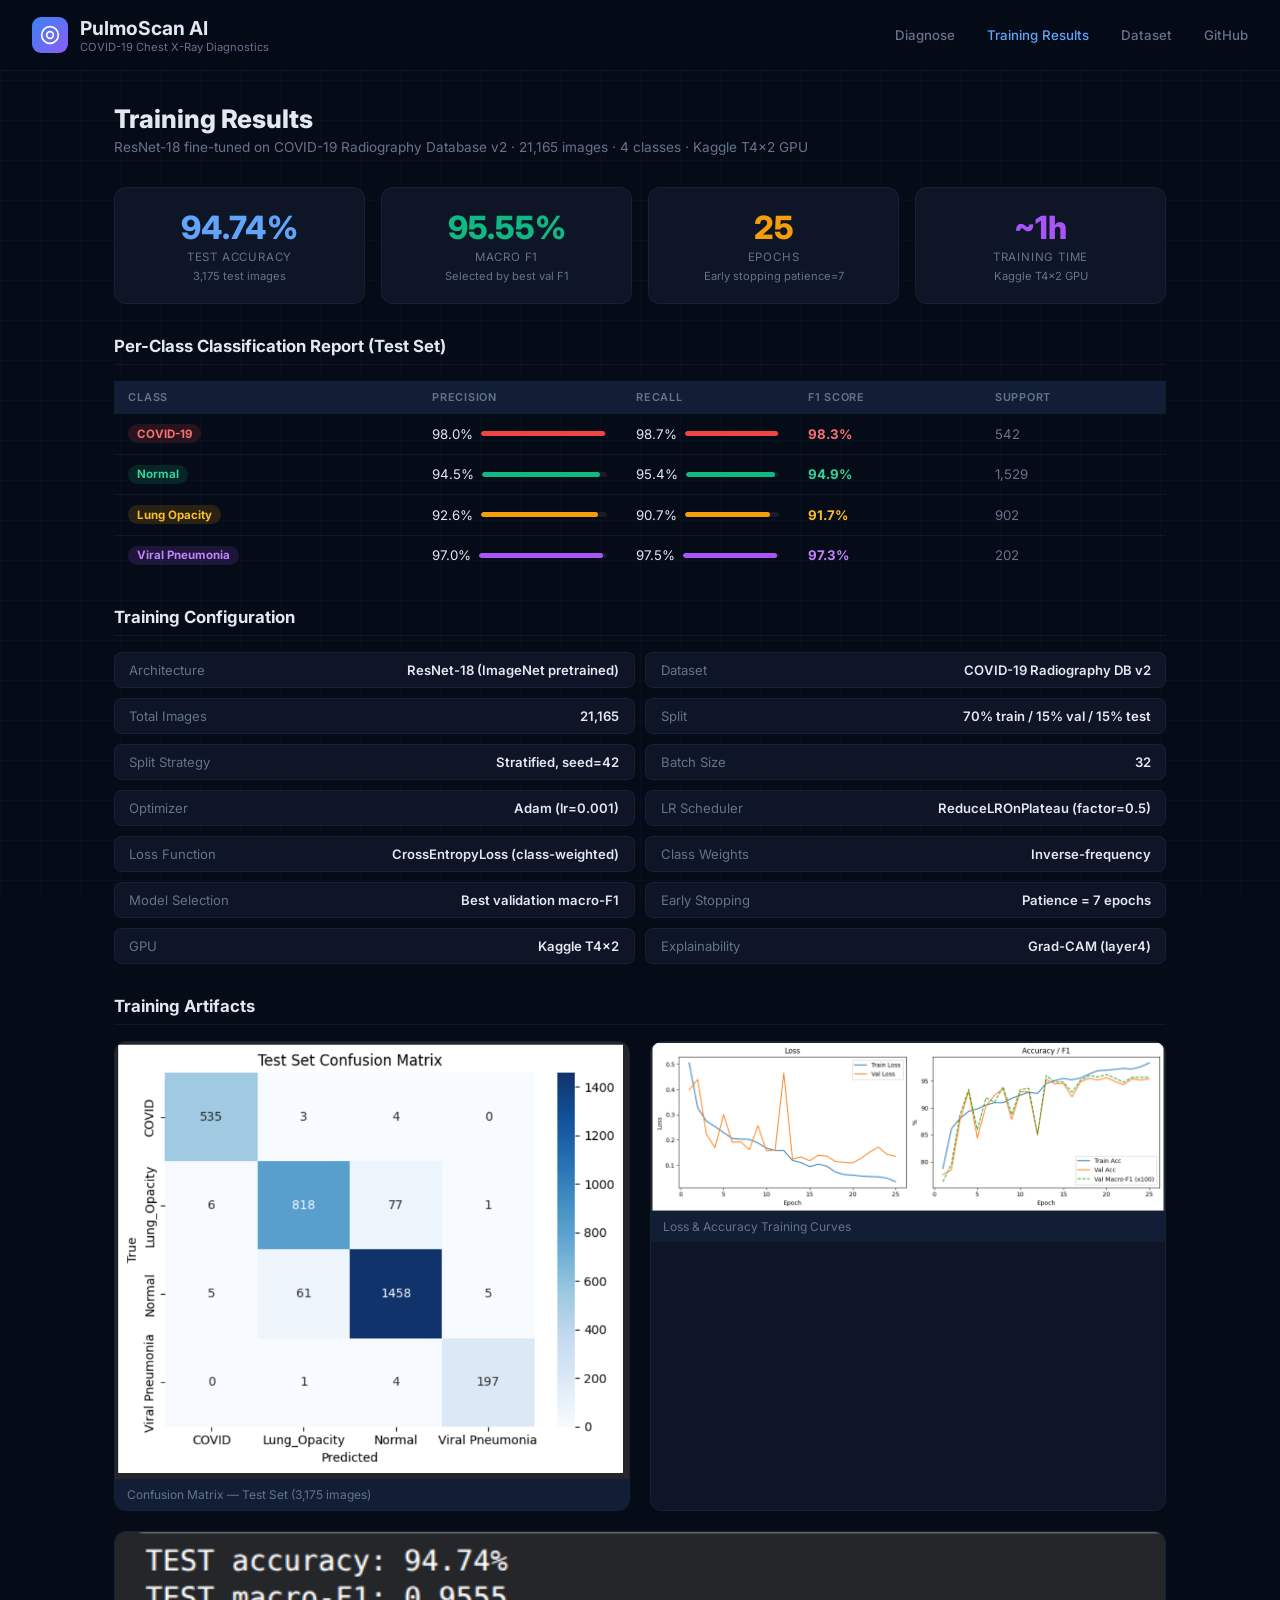
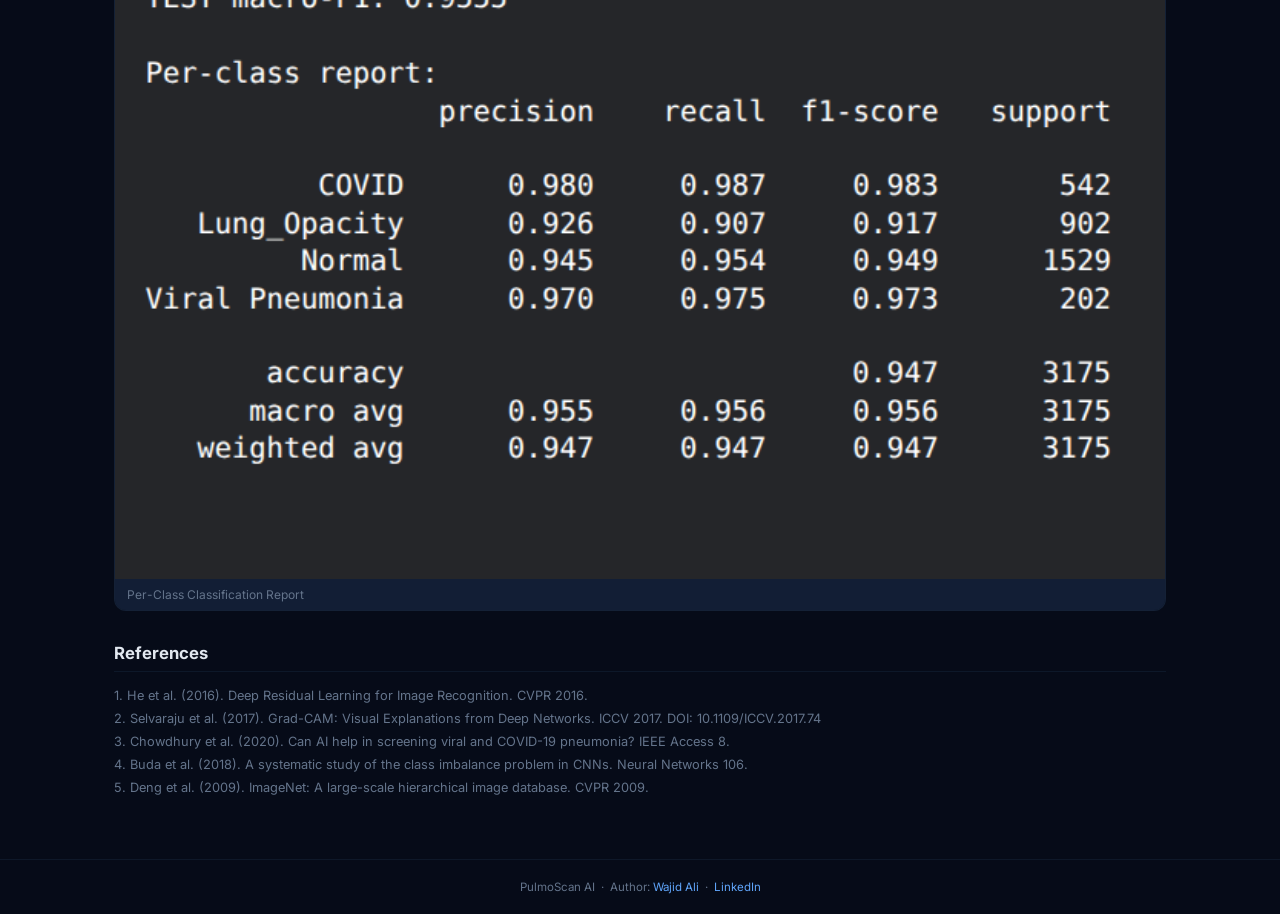
<file: frontend/training.html>
<!DOCTYPE html>
<html lang="en">
<head>
  <meta charset="UTF-8" />
  <meta name="viewport" content="width=device-width, initial-scale=1.0" />
  <title>Training Results — PulmoScan AI</title>
  <link rel="preconnect" href="https://fonts.googleapis.com" />
  <link href="https://fonts.googleapis.com/css2?family=Inter:wght@300;400;500;600;700&display=swap" rel="stylesheet" />
  <style>
    *, *::before, *::after { box-sizing: border-box; margin: 0; padding: 0; }
    :root {
      --bg: #060b18; --surface: #0d1526; --surface2: #121e35;
      --border2: rgba(99,179,237,.08); --accent: #3b82f6; --accent2: #60a5fa;
      --covid: #ef4444; --normal: #10b981; --opacity-c: #f59e0b; --viral: #a855f7;
      --text: #e2e8f0; --muted: #64748b; --radius: 12px;
    }
    body { font-family:'Inter',sans-serif; background:var(--bg); color:var(--text); min-height:100vh; }
    body::before {
      content:''; position:fixed; inset:0; z-index:0;
      background-image: linear-gradient(rgba(59,130,246,.04) 1px,transparent 1px), linear-gradient(90deg,rgba(59,130,246,.04) 1px,transparent 1px);
      background-size:40px 40px; pointer-events:none;
    }
    header {
      position:relative; z-index:10; padding:1rem 2rem;
      display:flex; align-items:center; justify-content:space-between;
      background:rgba(6,11,24,.9); backdrop-filter:blur(16px);
      border-bottom:1px solid var(--border2);
    }
    .logo { display:flex; align-items:center; gap:.75rem; }
    .logo-icon { width:36px; height:36px; border-radius:9px; background:linear-gradient(135deg,#3b82f6,#8b5cf6); display:flex; align-items:center; justify-content:center; }
    .logo-icon svg { width:20px; height:20px; }
    .logo h1 { font-size:1.2rem; font-weight:700; }
    .logo p { font-size:.7rem; color:var(--muted); }
    nav { display:flex; gap:2rem; }
    nav a { color:var(--muted); text-decoration:none; font-size:.83rem; font-weight:500; transition:color .2s; }
    nav a:hover { color:var(--text); }
    nav a.active { color:var(--accent2); }

    main { position:relative; z-index:5; max-width:1100px; margin:0 auto; padding:2rem 1.5rem; }
    .page-title { font-size:1.6rem; font-weight:800; margin-bottom:.3rem; }
    .page-sub { font-size:.85rem; color:var(--muted); margin-bottom:2rem; }

    /* ─ SUMMARY METRICS ─ */
    .metric-grid { display:grid; grid-template-columns:repeat(4,1fr); gap:1rem; margin-bottom:2rem; }
    .metric-card {
      background:var(--surface); border:1px solid var(--border2); border-radius:var(--radius);
      padding:1.25rem 1rem; text-align:center;
    }
    .metric-card .val { font-size:2rem; font-weight:800; }
    .metric-card .lbl { font-size:.72rem; color:var(--muted); text-transform:uppercase; letter-spacing:.07em; margin-top:.2rem; }
    .metric-card .sub { font-size:.7rem; color:var(--muted); margin-top:.3rem; }

    /* ─ PER-CLASS TABLE ─ */
    .section-title { font-size:1.05rem; font-weight:700; margin-bottom:1rem; padding-bottom:.5rem; border-bottom:1px solid var(--border2); }
    .table-wrap { overflow-x:auto; margin-bottom:2rem; }
    table { width:100%; border-collapse:collapse; font-size:.83rem; }
    th { padding:.6rem .9rem; text-align:left; font-size:.68rem; font-weight:600; text-transform:uppercase; letter-spacing:.07em; color:var(--muted); background:var(--surface2); }
    td { padding:.65rem .9rem; border-bottom:1px solid var(--border2); }
    tr:last-child td { border-bottom:none; }
    .pill { display:inline-block; padding:.15rem .55rem; border-radius:99px; font-size:.72rem; font-weight:700; }
    .bar-cell { display:flex; align-items:center; gap:.5rem; }
    .mini-bar { flex:1; height:5px; border-radius:99px; background:rgba(255,255,255,.07); overflow:hidden; }
    .mini-fill { height:100%; border-radius:99px; }

    /* ─ ARTIFACTS ─ */
    .artifacts-grid { display:grid; grid-template-columns:1fr 1fr; gap:1.25rem; margin-bottom:2rem; }
    .art-card { background:var(--surface); border:1px solid var(--border2); border-radius:var(--radius); overflow:hidden; cursor:pointer; transition:transform .2s, border-color .2s; }
    .art-card:hover { transform:translateY(-2px); border-color:var(--accent); }
    .art-card img { width:100%; display:block; }
    .art-card .art-cap { padding:.5rem .75rem; font-size:.75rem; color:var(--muted); background:var(--surface2); }
    .art-card-wide { grid-column:span 2; }

    /* ─ TRAINING PARAMS ─ */
    .params-grid { display:grid; grid-template-columns:1fr 1fr; gap:.65rem; margin-bottom:2rem; }
    .param-row { display:flex; justify-content:space-between; align-items:center; padding:.55rem .9rem; background:var(--surface); border:1px solid var(--border2); border-radius:8px; font-size:.82rem; }
    .param-row .key { color:var(--muted); }
    .param-row .v { font-weight:600; }

    footer { text-align:center; padding:1.25rem; font-size:.72rem; color:var(--muted); border-top:1px solid var(--border2); }
    footer a { color:var(--accent2); text-decoration:none; }

    @media(max-width:768px) {
      .metric-grid { grid-template-columns:1fr 1fr; }
      .artifacts-grid { grid-template-columns:1fr; }
      .art-card-wide { grid-column:span 1; }
      .params-grid { grid-template-columns:1fr; }
    }
  </style>
</head>
<body>

<header>
  <div class="logo">
    <div class="logo-icon">
      <svg viewBox="0 0 24 24" fill="none" stroke="white" stroke-width="2"><circle cx="12" cy="12" r="10"/><circle cx="12" cy="12" r="4"/></svg>
    </div>
    <div>
      <h1>PulmoScan AI</h1>
      <p>COVID-19 Chest X-Ray Diagnostics</p>
    </div>
  </div>
  <nav>
    <a href="/">Diagnose</a>
    <a href="/training.html" class="active">Training Results</a>
    <a href="https://www.kaggle.com/datasets/tawsifurrahman/covid19-radiography-database" target="_blank">Dataset</a>
    <a href="https://github.com/wajidcodes/Detecting-COVID-19-with-Chest-X-Ray-using-PyTorch" target="_blank">GitHub</a>
  </nav>
</header>

<main>
  <div class="page-title">Training Results</div>
  <div class="page-sub">ResNet-18 fine-tuned on COVID-19 Radiography Database v2 · 21,165 images · 4 classes · Kaggle T4x2 GPU</div>

  <!-- SUMMARY METRICS -->
  <div class="metric-grid">
    <div class="metric-card">
      <div class="val" style="color:var(--accent2);">94.74%</div>
      <div class="lbl">Test Accuracy</div>
      <div class="sub">3,175 test images</div>
    </div>
    <div class="metric-card">
      <div class="val" style="color:var(--normal);">95.55%</div>
      <div class="lbl">Macro F1</div>
      <div class="sub">Selected by best val F1</div>
    </div>
    <div class="metric-card">
      <div class="val" style="color:var(--opacity-c);">25</div>
      <div class="lbl">Epochs</div>
      <div class="sub">Early stopping patience=7</div>
    </div>
    <div class="metric-card">
      <div class="val" style="color:var(--viral);">~1h</div>
      <div class="lbl">Training Time</div>
      <div class="sub">Kaggle T4x2 GPU</div>
    </div>
  </div>

  <!-- PER-CLASS TABLE -->
  <div class="section-title">Per-Class Classification Report (Test Set)</div>
  <div class="table-wrap">
    <table>
      <thead>
        <tr>
          <th>Class</th>
          <th>Precision</th>
          <th>Recall</th>
          <th>F1 Score</th>
          <th>Support</th>
        </tr>
      </thead>
      <tbody>
        <tr>
          <td><span class="pill" style="background:rgba(239,68,68,.15);color:#f87171;">COVID-19</span></td>
          <td>
            <div class="bar-cell">
              <span>98.0%</span>
              <div class="mini-bar"><div class="mini-fill" style="width:98%;background:#ef4444;"></div></div>
            </div>
          </td>
          <td>
            <div class="bar-cell">
              <span>98.7%</span>
              <div class="mini-bar"><div class="mini-fill" style="width:98.7%;background:#ef4444;"></div></div>
            </div>
          </td>
          <td><strong style="color:#f87171;">98.3%</strong></td>
          <td style="color:var(--muted);">542</td>
        </tr>
        <tr>
          <td><span class="pill" style="background:rgba(16,185,129,.15);color:#34d399;">Normal</span></td>
          <td>
            <div class="bar-cell">
              <span>94.5%</span>
              <div class="mini-bar"><div class="mini-fill" style="width:94.5%;background:#10b981;"></div></div>
            </div>
          </td>
          <td>
            <div class="bar-cell">
              <span>95.4%</span>
              <div class="mini-bar"><div class="mini-fill" style="width:95.4%;background:#10b981;"></div></div>
            </div>
          </td>
          <td><strong style="color:#34d399;">94.9%</strong></td>
          <td style="color:var(--muted);">1,529</td>
        </tr>
        <tr>
          <td><span class="pill" style="background:rgba(245,158,11,.15);color:#fbbf24;">Lung Opacity</span></td>
          <td>
            <div class="bar-cell">
              <span>92.6%</span>
              <div class="mini-bar"><div class="mini-fill" style="width:92.6%;background:#f59e0b;"></div></div>
            </div>
          </td>
          <td>
            <div class="bar-cell">
              <span>90.7%</span>
              <div class="mini-bar"><div class="mini-fill" style="width:90.7%;background:#f59e0b;"></div></div>
            </div>
          </td>
          <td><strong style="color:#fbbf24;">91.7%</strong></td>
          <td style="color:var(--muted);">902</td>
        </tr>
        <tr>
          <td><span class="pill" style="background:rgba(168,85,247,.15);color:#c084fc;">Viral Pneumonia</span></td>
          <td>
            <div class="bar-cell">
              <span>97.0%</span>
              <div class="mini-bar"><div class="mini-fill" style="width:97%;background:#a855f7;"></div></div>
            </div>
          </td>
          <td>
            <div class="bar-cell">
              <span>97.5%</span>
              <div class="mini-bar"><div class="mini-fill" style="width:97.5%;background:#a855f7;"></div></div>
            </div>
          </td>
          <td><strong style="color:#c084fc;">97.3%</strong></td>
          <td style="color:var(--muted);">202</td>
        </tr>
      </tbody>
    </table>
  </div>

  <!-- TRAINING PARAMETERS -->
  <div class="section-title">Training Configuration</div>
  <div class="params-grid">
    <div class="param-row"><span class="key">Architecture</span><span class="v">ResNet-18 (ImageNet pretrained)</span></div>
    <div class="param-row"><span class="key">Dataset</span><span class="v">COVID-19 Radiography DB v2</span></div>
    <div class="param-row"><span class="key">Total Images</span><span class="v">21,165</span></div>
    <div class="param-row"><span class="key">Split</span><span class="v">70% train / 15% val / 15% test</span></div>
    <div class="param-row"><span class="key">Split Strategy</span><span class="v">Stratified, seed=42</span></div>
    <div class="param-row"><span class="key">Batch Size</span><span class="v">32</span></div>
    <div class="param-row"><span class="key">Optimizer</span><span class="v">Adam (lr=0.001)</span></div>
    <div class="param-row"><span class="key">LR Scheduler</span><span class="v">ReduceLROnPlateau (factor=0.5)</span></div>
    <div class="param-row"><span class="key">Loss Function</span><span class="v">CrossEntropyLoss (class-weighted)</span></div>
    <div class="param-row"><span class="key">Class Weights</span><span class="v">Inverse-frequency</span></div>
    <div class="param-row"><span class="key">Model Selection</span><span class="v">Best validation macro-F1</span></div>
    <div class="param-row"><span class="key">Early Stopping</span><span class="v">Patience = 7 epochs</span></div>
    <div class="param-row"><span class="key">GPU</span><span class="v">Kaggle T4x2</span></div>
    <div class="param-row"><span class="key">Explainability</span><span class="v">Grad-CAM (layer4)</span></div>
  </div>

  <!-- ARTIFACTS -->
  <div class="section-title">Training Artifacts</div>
  <div class="artifacts-grid">
    <div class="art-card" onclick="window.open('artifacts/Confusion_Matrix.png','_blank')">
      <img src="artifacts/Confusion_Matrix.png" alt="Confusion Matrix" onerror="this.parentElement.style.display='none'" />
      <div class="art-cap">Confusion Matrix — Test Set (3,175 images)</div>
    </div>
    <div class="art-card" onclick="window.open('artifacts/Training_Curves.png','_blank')">
      <img src="artifacts/Training_Curves.png" alt="Training Curves" onerror="this.parentElement.style.display='none'" />
      <div class="art-cap">Loss & Accuracy Training Curves</div>
    </div>
    <div class="art-card art-card-wide" onclick="window.open('artifacts/per_class_report.png','_blank')">
      <img src="artifacts/per_class_report.png" alt="Per-Class Report" onerror="this.parentElement.style.display='none'" />
      <div class="art-cap">Per-Class Classification Report</div>
    </div>
  </div>

  <!-- REFERENCES -->
  <div class="section-title">References</div>
  <div style="display:flex;flex-direction:column;gap:.5rem;font-size:.8rem;color:var(--muted);">
    <p>1. He et al. (2016). Deep Residual Learning for Image Recognition. CVPR 2016.</p>
    <p>2. Selvaraju et al. (2017). Grad-CAM: Visual Explanations from Deep Networks. ICCV 2017. DOI: 10.1109/ICCV.2017.74</p>
    <p>3. Chowdhury et al. (2020). Can AI help in screening viral and COVID-19 pneumonia? IEEE Access 8.</p>
    <p>4. Buda et al. (2018). A systematic study of the class imbalance problem in CNNs. Neural Networks 106.</p>
    <p>5. Deng et al. (2009). ImageNet: A large-scale hierarchical image database. CVPR 2009.</p>
  </div>
</main>

<footer style="margin-top:2rem;">
  <p>PulmoScan AI &nbsp;·&nbsp; Author: <a href="https://github.com/wajidcodes">Wajid Ali</a> &nbsp;·&nbsp; <a href="https://www.linkedin.com/in/wajid-ali-developer/">LinkedIn</a></p>
</footer>

</body>
</html>
</file>
